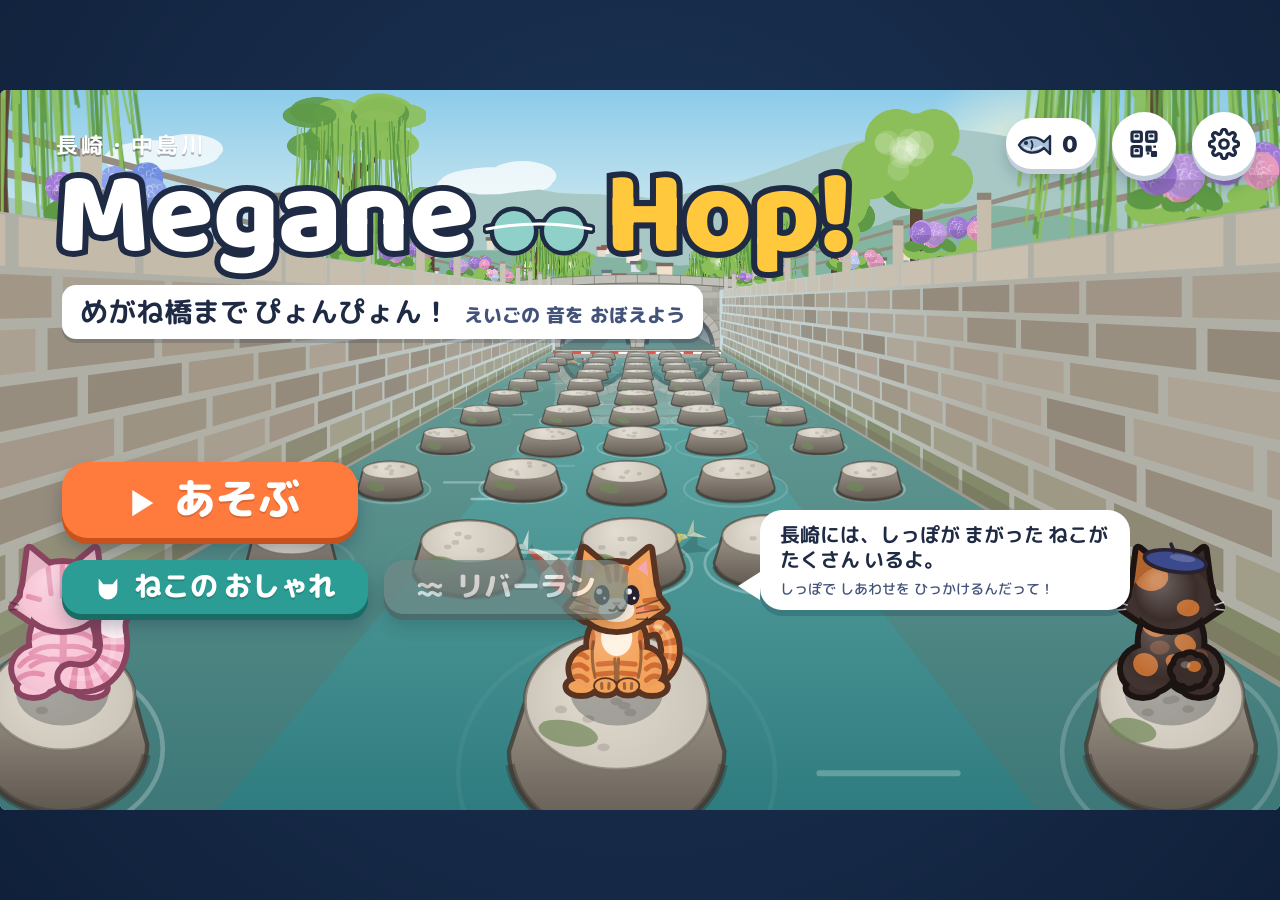
<file: index.html>
<!DOCTYPE html>
<meta charset="utf-8">
<meta name="viewport" content="width=device-width, initial-scale=1">
<title>Megane Hop</title>
<link rel="preconnect" href="https://fonts.googleapis.com">
<link rel="preconnect" href="https://fonts.gstatic.com" crossorigin>
<link href="https://fonts.googleapis.com/css2?family=Andika:wght@400;700&family=Baloo+2:wght@500;700;800&family=M+PLUS+Rounded+1c:wght@500;800&display=swap" rel="stylesheet">
<link rel="stylesheet" href="css/game.css">

<div id="app"><div id="stage">
  <canvas id="cv" aria-label="ゲームがめん：中島川の とびいし"></canvas>
  <div id="vig" aria-hidden="true"></div>

  <!-- TITLE -->
  <section id="title" class="screen">
    <div class="logo">
      <div class="kicker">長崎・中島川</div>
      <h1>Megane<svg viewBox="0 0 112 70" aria-hidden="true"><path d="M4 40 Q56 30 108 40" stroke="#1f2a44" stroke-width="10" fill="none" stroke-linecap="round"/><circle cx="31" cy="42" r="20" fill="#8fd0c8" stroke="#1f2a44" stroke-width="9"/><circle cx="81" cy="42" r="20" fill="#8fd0c8" stroke="#1f2a44" stroke-width="9"/><path d="M4 40 Q56 30 108 40" stroke="#fff" stroke-width="3" fill="none" stroke-linecap="round"/></svg><span class="hop">Hop!</span></h1>
      <div class="sub">めがね橋まで ぴょんぴょん！ <span class="jp">えいごの 音を おぼえよう</span></div>
    </div>
    <div class="menu">
      <button class="btn big" id="btnPlay"><svg viewBox="0 0 24 24"><path d="M7 4.5v15l12-7.5z" fill="currentColor"/></svg>あそぶ</button>
      <div class="row">
        <button class="btn teal" id="btnCats"><svg viewBox="0 0 24 24"><path d="M4 3l4 5h8l4-5v10a8 8 0 0 1-16 0z" fill="currentColor"/></svg>ねこの おしゃれ</button>
        <button class="btn teal" id="btnRun"><svg viewBox="0 0 24 24" fill="none" stroke="currentColor" stroke-width="3" stroke-linecap="round"><path d="M3 16c3-4 6 4 9 0s6 4 9 0M3 9c3-4 6 4 9 0s6 4 9 0"/></svg>リバーラン</button>
      </div>
    </div>
    <div class="bubble">長崎には、しっぽが まがった ねこが たくさん いるよ。<span class="jp">しっぽで しあわせを ひっかけるんだって！</span></div>
    <div class="fishchip wallet" id="titleFish"></div>
    <button class="icon-btn corner qrbtn" id="btnQr" aria-label="QRコード"></button>
    <button class="icon-btn corner" id="btnSettings1" aria-label="せってい"></button>
  </section>

  <!-- MAP -->
  <section id="map" class="screen" hidden>
    <div class="map-wrap"><svg id="mapSvg" viewBox="0 0 800 720" role="img" aria-label="レベルの マップ"></svg></div>
    <button class="icon-btn back" id="btnMapBack" aria-label="もどる"></button>
    <div class="map-title">中島川</div>
    <aside id="lvCard"></aside>
  </section>

  <!-- HUD -->
  <section id="hud" class="screen" hidden>
    <button class="icon-btn pause" id="btnPause" aria-label="ひとやすみ"></button>
    <div class="listen">
      <button class="listen-btn" id="btnListen" aria-label="もういちど きく"><span class="spk"></span>きく</button>
      <button class="slow-btn" id="btnSlow" aria-label="ゆっくり きく"></button>
    </div>
    <div id="chip">どのことば？</div>
    <div class="race" id="raceBox">
      <div class="track" id="track"><div class="lane"></div><svg class="goal" id="goalIcon" viewBox="0 0 44 36" aria-hidden="true"></svg></div>
      <div class="rowcount"><span>いし <b id="rowNum">0</b> / 10</span><span id="destName">Meganebashi</span></div>
    </div>
    <div class="runbox" id="runBox" hidden>
      <div><small>いし</small><span id="runNum">0</span></div>
      <div><small>ベスト</small><span id="runBest">0</span></div>
      <div class="lives" id="runLives" aria-label="ライフ"></div>
    </div>
    <div id="count"></div>
  </section>

  <!-- PAUSE -->
  <div class="modal" id="pause" hidden><div class="card">
    <h2>ひとやすみ</h2>
    <button class="btn" id="btnResume">つづける</button>
    <button class="btn teal" id="btnRestart">はじめから</button>
    <button class="btn ghost" id="btnToMap">マップへ</button>
    <button class="btn ghost" id="btnSettings2">せってい</button>
  </div></div>

  <!-- RESULTS -->
  <div class="modal" id="results" hidden><div class="card" id="resCard"></div></div>

  <!-- SETTINGS -->
  <div class="modal" id="settings" hidden><div class="card">
    <h2>せってい</h2>
    <button class="icon-btn close-x" id="btnSetClose" aria-label="とじる"></button>
    <div class="set-list">
      <div class="set-row"><span class="lbl">よみあげの はやさ</span><div class="seg" id="segSpeed"><button id="spdNormal">ふつう</button><button id="spdSlow">ゆっくり</button></div></div>
      <div class="set-row"><span class="lbl">がめんの きれいさ<small>「じどう」は おそい パソコンで かんたんに なるよ</small></span><div class="seg" id="segGfx"><button id="gfxAuto">じどう</button><button id="gfxHigh">きれい</button><button id="gfxFast">はやい</button></div></div>
      <div class="set-row"><span class="lbl">ほかの ねことレース<small>コンピューターの ねこが 2ひき いっしょに とぶよ</small></span><button class="switch" id="swRivals" aria-label="ほかの ねことレース"></button></div>
      <div class="set-row"><span class="lbl">こうかおん</span><button class="switch" id="swSfx" aria-label="こうかおん"></button></div>
      <div class="set-row"><span class="lbl">きろくを けす<small>この パソコンの ほしと ねこの おしゃれが きえるよ</small></span><button class="danger" id="btnReset">けす</button></div>
    </div>
  </div></div>

  <!-- QR CODE: share the game with students -->
  <div class="modal" id="qr" hidden><div class="card">
    <button class="icon-btn close-x" id="btnQrClose" aria-label="とじる"></button>
    <h2>QRコードで あそぼう！</h2>
    <div class="qr-sub">タブレットや パソコンで よみとってね</div>
    <div id="qrBox" aria-label="QRコード"></div>
    <div id="qrUrl"></div>
    <div id="qrNote" hidden>ネットに つないだ ページで ひらくと、QRコードが つかえるよ</div>
  </div></div>

  <!-- LESSON -->
  <section id="lesson" class="screen" hidden><div class="card" id="lsCard"></div></section>

  <!-- WARDROBE -->
  <div class="modal" id="cats" hidden><div class="card">
    <button class="icon-btn close-x" id="btnCatsClose" aria-label="とじる"></button>
    <div class="wr-left">
      <h2>ねこの おしゃれ</h2>
      <canvas id="wrPreview" width="600" height="660"></canvas>
      <button class="btn ghost" id="wrTurn" style="font-size:22px;padding:10px 22px 7px">ぐるっと まわす</button>
    </div>
    <div class="wr-right">
      <div class="wr-head"><div class="fishchip" id="wrFish"></div></div>
      <div class="tabs" id="wrTabs"></div>
      <div class="item-grid" id="wrGrid"></div>
      <div class="buybar" id="wrBuy"></div>
    </div>
  </div></div>

  <div id="toast" hidden></div>
</div></div>

<!-- Load modules in dependency order -->
<script src="js/qrcode.js"></script>
<script src="js/util.js"></script>
<script src="js/course.js"></script>
<script src="js/save.js"></script>
<script src="js/audio.js"></script>
<script src="js/cats.js"></script>
<script src="js/world.js"></script>
<script src="js/game.js"></script>
<script src="js/ui.js"></script>
<script src="js/main.js"></script>
</file>
<file: css/game.css>
:root{
  color-scheme: light;
  --ink:#1f2a44; --ink2:#43537a; --paper:#ffffff; --mist:#eef6f3;
  --accent:#ff7a3d; --accentD:#c7521c; --teal:#2c9d94; --tealD:#1b6b65;
  --sun:#ffc83d; --sunD:#c98f07; --good:#3fb068; --goodD:#257a45; --bad:#e5544a;
  --lb:#10203a; --line:#d5dee6;
  --ui:"Baloo 2","M PLUS Rounded 1c","Hiragino Maru Gothic ProN","Meiryo","Trebuchet MS",system-ui,sans-serif;
  --read:"Andika","Comic Sans MS","Trebuchet MS",sans-serif;
  --jp:"M PLUS Rounded 1c","Hiragino Maru Gothic ProN","Meiryo",sans-serif;
}
html,body{height:100%}
body{word-break:keep-all;overflow-wrap:break-word;margin:0;background:var(--lb);overflow:hidden;font-family:var(--ui);color:var(--ink);-webkit-tap-highlight-color:transparent;user-select:none;-webkit-user-select:none}
#app{position:fixed;inset:0;background:radial-gradient(circle at 50% 40%,#1d3658,var(--lb))}
#stage{position:absolute;left:0;top:0;width:1280px;height:720px;transform-origin:0 0;overflow:hidden;background:#8ccbea;border-radius:6px}
#cv{position:absolute;left:0;top:0;width:1280px;height:720px;display:block;touch-action:manipulation}
.screen{position:absolute;inset:0}
.jp{font-family:var(--jp);font-weight:800}
button{font-family:var(--ui);cursor:pointer}
button:focus-visible{outline:4px solid var(--sun);outline-offset:3px}

/* chunky buttons */
.btn{white-space:nowrap;font-weight:800;font-size:28px;line-height:1;color:#fff;background:var(--accent);border:0;border-radius:20px;padding:15px 32px 11px;
  box-shadow:0 6px 0 var(--accentD),0 12px 18px rgba(16,32,58,.28);transition:transform .08s,box-shadow .08s;text-shadow:0 2px 0 rgba(0,0,0,.14);display:inline-flex;align-items:center;gap:12px;justify-content:center}
.btn:active{transform:translateY(5px);box-shadow:0 1px 0 var(--accentD),0 4px 8px rgba(16,32,58,.25)}
.btn.teal{background:var(--teal);box-shadow:0 6px 0 var(--tealD),0 12px 18px rgba(16,32,58,.28)}
.btn.teal:active{box-shadow:0 1px 0 var(--tealD)}
.btn.ghost{background:#fff;color:var(--ink);text-shadow:none;box-shadow:0 6px 0 #c3ceda,0 12px 18px rgba(16,32,58,.18)}
.btn.ghost:active{box-shadow:0 1px 0 #c3ceda}
.btn.big{font-size:42px;padding:20px 58px 14px;border-radius:26px}
.btn[disabled]{filter:grayscale(1);opacity:.55;pointer-events:none}
.btn svg{width:1em;height:1em;flex:none}
.icon-btn{width:64px;height:64px;border-radius:50%;border:0;background:#fff;color:var(--ink);display:grid;place-items:center;
  box-shadow:0 5px 0 #c3ceda,0 10px 16px rgba(16,32,58,.25);transition:transform .08s,box-shadow .08s}
.icon-btn:active{transform:translateY(4px);box-shadow:0 1px 0 #c3ceda}
.icon-btn svg{width:32px;height:32px}

/* ---------- title ---------- */
#title .logo{position:absolute;left:56px;top:38px}
#title .kicker{font-weight:700;font-size:22px;color:#fff;letter-spacing:.14em;text-transform:uppercase;text-shadow:0 2px 0 rgba(16,32,58,.35);display:flex;gap:10px;align-items:center}
#title .kicker .jp{letter-spacing:0;font-size:20px}
#title h1{margin:0;font-weight:800;font-size:118px;line-height:.9;color:#fff;-webkit-text-stroke:12px var(--ink);paint-order:stroke fill;letter-spacing:-.01em;display:flex;align-items:flex-end;gap:6px}
#title h1 .hop{color:var(--sun)}
#title h1 svg{width:112px;height:70px;margin:0 4px 12px}
#title .sub{margin:14px 0 0 6px;font-size:28px;font-weight:700;color:var(--ink);background:#fff;display:inline-block;padding:6px 18px 2px;border-radius:14px;box-shadow:0 4px 0 rgba(16,32,58,.18)}
#title .sub .jp{font-size:19px;color:var(--ink2);margin-left:8px}
#title .menu{position:absolute;left:62px;top:372px;display:flex;flex-direction:column;gap:22px;align-items:flex-start}
#title .menu .row{display:flex;gap:16px}
#title .bubble{position:absolute;left:760px;top:420px;width:330px;background:#fff;border-radius:22px;padding:14px 20px 12px;font-size:20px;font-weight:600;line-height:1.25;box-shadow:0 6px 0 rgba(16,32,58,.18)}
#title .bubble::before{content:"";position:absolute;left:-22px;top:62px;border:14px solid transparent;border-right:22px solid #fff;border-left:0}
#title .bubble .jp{display:block;font-size:14px;color:var(--ink2);margin-top:6px;font-weight:500}
#title .corner{position:absolute;right:24px;top:22px}

/* ---------- map ---------- */
#map{background:#d9ecdf}
#map .map-wrap{position:absolute;left:0;top:0;width:800px;height:720px}
#mapSvg{width:800px;height:720px;display:block}
#map .back{position:absolute;left:22px;top:20px}
#map .map-title{position:absolute;left:104px;top:26px;font-weight:800;font-size:34px;color:var(--ink);background:#fff;padding:4px 18px 0;border-radius:16px;box-shadow:0 4px 0 rgba(16,32,58,.15)}
#map .map-title .jp{font-size:18px;color:var(--ink2);margin-left:8px}
.node{cursor:pointer}
.node:focus{outline:none}
.node:focus-visible .nd{stroke:var(--sun);stroke-width:8}
#lvCard{position:absolute;right:26px;top:26px;bottom:26px;width:420px;background:#fff;border-radius:30px;border:4px solid var(--ink);box-shadow:0 10px 0 rgba(16,32,58,.22);padding:26px 28px;box-sizing:border-box;display:flex;flex-direction:column;gap:12px}
#lvCard .lv-num{align-self:flex-start;font-weight:800;font-size:18px;color:#fff;background:var(--ink);border-radius:999px;padding:4px 14px 1px;letter-spacing:.08em;text-transform:uppercase}
#lvCard h2{margin:2px 0 0;font-size:36px;line-height:1.2;font-weight:800;text-wrap:balance}
#lvCard .jp{font-size:20px;color:var(--ink2)}
#lvCard .how{font-size:22px;line-height:1.25;margin:4px 0 0;font-weight:600}
#lvCard .samples{display:flex;flex-wrap:wrap;gap:8px}
#lvCard .samples span{font-family:var(--read);font-weight:700;font-size:26px;background:var(--mist);border:2px solid var(--line);border-radius:12px;padding:0 12px 2px;line-height:1.4}
#lvCard .lv-stars{display:flex;gap:6px;align-items:center;margin-top:auto}
#lvCard .lv-stars svg{width:44px;height:44px}
#lvCard .lv-best{font-weight:700;font-size:20px;color:var(--ink2);margin-left:10px}
#lvCard .lock-msg{font-size:22px;font-weight:700;color:var(--ink2);background:var(--mist);border-radius:16px;padding:12px 16px 8px;margin-top:auto}
#lvCard .btn.big{width:100%;font-size:36px;white-space:nowrap}

/* ---------- HUD ---------- */
#hud{pointer-events:none}
#hud > *{pointer-events:auto}
#hud .pause{position:absolute;left:22px;top:20px}
#hud .listen{position:absolute;left:50%;top:16px;transform:translateX(-50%);display:flex;gap:12px;align-items:center}
.listen-btn{display:flex;align-items:center;gap:12px;border:0;background:#fff;border-radius:999px;padding:8px 28px 6px 8px;font-weight:800;font-size:32px;color:var(--ink);box-shadow:0 6px 0 #c3ceda,0 12px 18px rgba(16,32,58,.25);transition:transform .08s,box-shadow .08s}
.listen-btn:active,.slow-btn:active{transform:translateY(5px);box-shadow:0 1px 0 #c3ceda}
.listen-btn .spk{width:62px;height:62px;border-radius:50%;background:var(--accent);display:grid;place-items:center;position:relative}
.listen-btn .spk svg{width:36px;height:36px;color:#fff}
.listen-btn .spk::after{content:"";position:absolute;inset:-4px;border-radius:50%;border:4px solid var(--accent);opacity:0}
.listen-btn.speaking .spk::after{animation:ring 0.9s ease-out infinite}
@keyframes ring{from{transform:scale(1);opacity:.8}to{transform:scale(1.55);opacity:0}}
.slow-btn{width:66px;height:66px;border-radius:50%;border:0;background:#fff;display:grid;place-items:center;box-shadow:0 6px 0 #c3ceda,0 12px 18px rgba(16,32,58,.25);transition:transform .08s,box-shadow .08s}
.slow-btn svg{width:42px;height:42px}
#chip{position:absolute;left:50%;top:106px;transform:translateX(-50%);background:var(--ink);color:#fff;border-radius:999px;padding:5px 20px 2px;font-weight:700;font-size:23px;white-space:nowrap;box-shadow:0 4px 0 rgba(0,0,0,.18)}
#chip .jp{font-size:16px;margin-left:8px;opacity:.85;font-weight:500}
#hud .race{position:absolute;right:22px;top:20px;width:356px;background:#fff;border-radius:22px;padding:10px 16px 8px;box-shadow:0 6px 0 #c3ceda,0 12px 18px rgba(16,32,58,.22);box-sizing:border-box}
#hud .track{position:relative;height:46px}
#hud .track .lane{position:absolute;left:4px;right:40px;top:19px;height:8px;border-radius:8px;background:repeating-linear-gradient(90deg,#8fd0c8 0 10px,#6cbab2 10px 20px)}
#hud .track .goal{position:absolute;right:0;top:4px;width:44px;height:36px}
#hud .track img{position:absolute;top:0;width:44px;height:44px;margin-left:-22px;transition:left .15s linear;filter:drop-shadow(0 2px 0 rgba(16,32,58,.3))}
#hud .track img.me{top:-2px;width:48px;height:48px;margin-left:-24px;z-index:2}
#hud .rowcount{display:flex;justify-content:space-between;font-weight:700;font-size:18px;color:var(--ink2);margin-top:2px}
#hud .rowcount b{color:var(--ink)}
#count{position:absolute;left:0;right:0;top:250px;text-align:center;font-weight:800;font-size:170px;color:#fff;-webkit-text-stroke:14px var(--ink);paint-order:stroke fill;pointer-events:none}
#count.pop{animation:pop .55s ease-out}
@keyframes pop{0%{transform:scale(.3);opacity:0}40%{transform:scale(1.12);opacity:1}100%{transform:scale(1);opacity:1}}

/* ---------- modals ---------- */
.modal{position:absolute;inset:0;background:rgba(16,32,58,.5);display:grid;place-items:center;z-index:20}
.modal[hidden]{display:none}
.screen[hidden]{display:none}
.card{background:#fff;border-radius:32px;border:4px solid var(--ink);box-shadow:0 12px 0 rgba(16,32,58,.3);padding:28px 34px;box-sizing:border-box;position:relative}
.card h2{margin:0;font-size:46px;line-height:1;font-weight:800;text-align:center;text-wrap:balance}
.card h2 + .jp{text-align:center;font-size:18px;color:var(--ink2);margin-top:4px}
.card .btns{display:flex;gap:16px;justify-content:center;margin-top:22px}
#pause .card{width:480px;display:flex;flex-direction:column;gap:18px;align-items:stretch}
#pause .card .btn{width:100%}

#results .card{width:700px;text-align:center}
#results .res-top{display:flex;align-items:center;justify-content:center;gap:24px;margin-top:14px}
.medal{width:118px;height:118px;border-radius:50%;display:grid;place-items:center;font-weight:800;font-size:44px;color:#fff;-webkit-text-stroke:6px rgba(0,0,0,.25);paint-order:stroke fill;box-shadow:inset 0 -8px 0 rgba(0,0,0,.18),0 6px 0 rgba(16,32,58,.25)}
.medal.p1{background:radial-gradient(circle at 35% 30%,#ffe58a,#f2b705)}
.medal.p2{background:radial-gradient(circle at 35% 30%,#f2f4f7,#a9b3bf)}
.medal.p3{background:radial-gradient(circle at 35% 30%,#f5c49a,#c7793a)}
.medal.p0{background:radial-gradient(circle at 35% 30%,#9fe0d8,#2c9d94);font-size:30px}
.stars{display:flex;gap:8px}
.stars svg{width:84px;height:84px;transform:scale(.6);opacity:.35;transition:transform .35s cubic-bezier(.3,1.8,.5,1),opacity .2s}
.stars svg.on{transform:scale(1);opacity:1}
#results .stats{font-size:24px;font-weight:700;margin-top:10px;color:var(--ink2)}
#results .stats b{color:var(--ink)}
#results .practice{margin-top:12px;background:var(--mist);border-radius:20px;padding:12px 16px}
#results .practice h3{margin:0 0 8px;font-size:20px;font-weight:700;color:var(--ink2)}
#results .practice .words{display:flex;flex-wrap:wrap;gap:10px;justify-content:center}
.wchip{display:inline-flex;align-items:center;gap:8px;font-family:var(--read);font-weight:700;font-size:28px;background:#fff;border:3px solid var(--ink);border-radius:14px;padding:2px 14px 4px 8px;color:var(--ink);box-shadow:0 4px 0 rgba(16,32,58,.18)}
.wchip svg{width:26px;height:26px;color:var(--accent)}
.wchip:active{transform:translateY(3px);box-shadow:none}

#settings .card{width:640px}
.set-list{display:flex;flex-direction:column;gap:14px;margin-top:20px}
.set-row{display:flex;align-items:center;justify-content:space-between;gap:16px;background:var(--mist);border-radius:18px;padding:12px 18px}
.set-row label,.set-row .lbl{font-size:24px;font-weight:700;min-width:0}
.set-row .lbl small{display:block;font-size:15px;font-weight:500;color:var(--ink2);line-height:1.2}
.set-row select{font:600 18px var(--ui);padding:6px 10px;border-radius:10px;border:2px solid var(--ink);max-width:300px;background:#fff;color:var(--ink)}
.seg{flex:none;display:flex;background:#fff;border:3px solid var(--ink);border-radius:14px;overflow:hidden}
.seg button{white-space:nowrap;border:0;background:#fff;font-weight:800;font-size:19px;padding:6px 16px 3px;color:var(--ink)}
.seg button[aria-pressed="true"]{background:var(--ink);color:#fff}
.switch{width:78px;height:42px;border-radius:999px;border:3px solid var(--ink);background:#cfd8e1;position:relative;padding:0}
.switch::after{content:"";position:absolute;top:3px;left:3px;width:30px;height:30px;border-radius:50%;background:#fff;box-shadow:0 2px 0 rgba(0,0,0,.2);transition:left .15s}
.switch[aria-pressed="true"]{background:var(--good)}
.switch[aria-pressed="true"]::after{left:39px}
.danger{font-weight:800;font-size:19px;border:3px solid var(--bad);color:var(--bad);background:#fff;border-radius:14px;padding:6px 16px 3px}
.danger.armed{background:var(--bad);color:#fff}
.note{font-size:16px;color:var(--bad);font-weight:600}

.close-x{position:absolute;right:18px;top:18px;width:52px;height:52px}

/* ---------- fish wallet ---------- */
.fishchip{display:inline-flex;align-items:center;gap:8px;background:#fff;border-radius:999px;padding:6px 18px 3px 10px;font-weight:800;font-size:26px;color:var(--ink);box-shadow:0 5px 0 #c3ceda,0 10px 16px rgba(16,32,58,.2)}
.fishchip svg{width:38px;height:26px}
#title .qrbtn{right:104px}
#title .wallet{position:absolute;right:184px;top:28px}
#qr .card{width:520px;text-align:center}
#qr h2{margin:0;font-size:34px}
.qr-sub{font-weight:700;font-size:19px;color:var(--ink2);margin-top:6px}
#qrBox{width:340px;height:340px;margin:16px auto 8px;background:#fff;border:4px solid var(--ink);border-radius:20px;padding:10px;box-sizing:border-box}
#qrBox svg{width:100%;height:100%;display:block}
#qrUrl{font-weight:700;font-size:18px;color:var(--ink);word-break:break-all;user-select:text;-webkit-user-select:text}
#qrNote{font-weight:600;font-size:16px;color:var(--ink2);margin-top:8px}
#title .menu .btn.locked{filter:grayscale(.8);opacity:.7}

/* ---------- wardrobe ---------- */
#cats .card{width:1160px;height:660px;padding:22px 26px;display:grid;grid-template-columns:350px 1fr;gap:22px}
#cats .wr-left{display:flex;flex-direction:column;align-items:center;gap:10px;background:var(--mist);border-radius:24px;padding:14px}
#cats .wr-left h2{font-size:38px}
#wrPreview{width:300px;height:330px}
#cats .wr-right{display:flex;flex-direction:column;min-height:0}
#cats .wr-head{display:flex;align-items:center;gap:14px;padding-right:66px}
#cats .wr-head .fishchip{margin-left:auto;box-shadow:0 4px 0 #c3ceda}
.tabs{display:flex;gap:8px;flex-wrap:wrap;margin-top:12px}
.tabs button{border:3px solid var(--ink);background:#fff;border-radius:14px;font-weight:800;font-size:20px;padding:6px 14px 3px;color:var(--ink)}
.tabs button[aria-pressed="true"]{background:var(--ink);color:#fff}
.item-grid{display:grid;grid-template-columns:repeat(4,1fr);gap:12px;margin-top:14px;overflow-y:auto;padding:4px 6px 8px 2px;flex:1;min-height:0;align-content:start}
.item{border:4px solid var(--line);background:var(--mist);border-radius:20px;padding:6px 4px 8px;display:flex;flex-direction:column;align-items:center;gap:2px;color:var(--ink);position:relative}
.item canvas{width:130px;height:120px}
.item .nm{font-weight:800;font-size:19px;line-height:1.05;text-align:center}
.item .price{display:inline-flex;align-items:center;gap:4px;font-weight:800;font-size:18px;color:var(--ink2)}
.item .price svg{width:26px;height:18px}
.item .tag{font-weight:800;font-size:15px;color:#fff;background:var(--good);border-radius:999px;padding:2px 10px 0}
.item.sel{border-color:var(--accent);background:#fff3ea}
.item.focus{border-color:var(--teal);background:#e6f7f5}
.item.locked canvas{filter:saturate(.55);opacity:.8}
.buybar{display:flex;align-items:center;gap:14px;background:var(--mist);border-radius:18px;padding:10px 14px;margin-top:10px;min-height:62px;box-sizing:border-box}
.buybar .msg{font-weight:700;font-size:21px;flex:1;line-height:1.15}
.buybar .msg small{display:block;font-size:15px;color:var(--ink2);font-weight:600}
.buybar .btn{font-size:22px;padding:11px 22px 8px}

/* ---------- lesson ---------- */
#lesson{background:rgba(16,32,58,.45);display:grid;place-items:center}
#lesson[hidden]{display:none}
#lesson .card{width:1120px;height:640px;display:flex;flex-direction:column;padding:24px 34px}
.ls-top{display:flex;align-items:center;gap:14px}
.ls-top .lv-num{font-weight:800;font-size:17px;color:#fff;background:var(--ink);border-radius:999px;padding:4px 14px 1px;letter-spacing:.08em;text-transform:uppercase}
.ls-top .phase{font-weight:800;font-size:24px;color:var(--ink2)}
.ls-top .dots{display:flex;gap:8px;margin-left:auto;margin-right:70px}
.ls-top .dots i{width:16px;height:16px;border-radius:50%;background:#dfe5ec;border:3px solid var(--ink);display:block}
.ls-top .dots i.on{background:var(--sun)}
.ls-top .dots i.done{background:var(--good)}
.ls-body{flex:1;display:flex;flex-direction:column;justify-content:center;align-items:center;gap:16px;min-height:0}
.ls-tip{font-size:30px;font-weight:800;text-align:center;line-height:1.15}
.ls-tip .jp{display:block;font-size:19px;color:var(--ink2);font-weight:500;margin-top:4px}
.ls-rows{display:flex;flex-direction:column;gap:14px;align-items:stretch}
.ls-row{display:flex;align-items:center;gap:18px}
.gtile{min-width:120px;height:120px;border-radius:26px;background:#fff;border:5px solid var(--ink);display:flex;align-items:center;justify-content:center;font-family:var(--read);font-weight:700;font-size:78px;color:var(--accentD);box-shadow:0 7px 0 rgba(16,32,58,.18);padding:0 16px;box-sizing:border-box;line-height:1}
.ls-rows.many .gtile{min-width:92px;height:84px;font-size:52px;border-radius:20px}
.gtile{white-space:nowrap}
.gtile.pair{font-size:44px}
.ls-rows.many .gtile.pair{font-size:36px;min-width:150px}
.ls-words{display:flex;gap:12px;flex-wrap:wrap}
.wbtn{display:inline-flex;align-items:center;gap:8px;font-family:var(--read);font-weight:700;font-size:38px;background:#fff;border:3px solid var(--ink);border-radius:18px;padding:4px 18px 8px 10px;color:var(--ink);box-shadow:0 5px 0 rgba(16,32,58,.18)}
.ls-rows.many .wbtn{font-size:30px}
.wbtn svg{width:28px;height:28px;color:var(--accent)}
.wbtn b{color:var(--accent)}
.wbtn .arr{color:var(--ink2);font-weight:400;margin:0 2px}
.wbtn:active{transform:translateY(3px);box-shadow:none}
.ls-foot{display:flex;align-items:center;gap:14px;justify-content:space-between;margin-top:10px}
.ls-foot .skip{font-weight:700;font-size:18px;color:var(--ink2);background:none;border:0;text-decoration:underline;padding:8px}
#lsCat{width:150px;height:160px}
.pr-say{display:flex;align-items:center;gap:16px}
.pr-opts{display:flex;gap:22px;justify-content:center;flex-wrap:wrap}
.optbtn{min-width:190px;height:150px;border-radius:30px;background:#fff;border:5px solid var(--ink);font-family:var(--read);font-weight:700;font-size:66px;color:var(--ink);box-shadow:0 8px 0 rgba(16,32,58,.2);padding:0 24px;transition:transform .08s}
.optbtn:active{transform:translateY(5px);box-shadow:0 2px 0 rgba(16,32,58,.2)}
.optbtn.good{background:#dff6e7;border-color:var(--good)}
.optbtn.bad{background:#fde3e1;border-color:var(--bad);animation:shake .4s}
.optbtn.hint{border-color:#f2a900;box-shadow:0 0 0 6px rgba(255,200,61,.6),0 8px 0 rgba(16,32,58,.2)}
@keyframes shake{0%,100%{transform:translateX(0)}20%{transform:translateX(-10px)}40%{transform:translateX(10px)}60%{transform:translateX(-6px)}80%{transform:translateX(6px)}}
.pr-fb{font-weight:800;font-size:30px;min-height:40px;text-align:center}

/* ---------- run HUD ---------- */
#hud .runbox{position:absolute;right:22px;top:20px;background:#fff;border-radius:22px;padding:10px 18px 6px;box-shadow:0 6px 0 #c3ceda,0 12px 18px rgba(16,32,58,.22);display:flex;gap:18px;align-items:center;font-weight:800;font-size:24px}
#hud .runbox .lives{display:flex;gap:4px}
#hud .runbox .lives svg{width:30px;height:30px}
#hud .runbox small{display:block;font-size:14px;color:var(--ink2);font-weight:700;line-height:1}
#results .earn{display:inline-flex;align-items:center;gap:8px;font-weight:800;font-size:26px;background:#fff7de;border:3px solid var(--sun);border-radius:999px;padding:4px 18px 1px;margin-top:10px}
#results .earn svg{width:36px;height:24px}
#results .earn-why{font-size:15px;color:var(--ink2);font-weight:700;margin-top:4px}
#hud [hidden]{display:none!important}
#lvCard .dest{font-weight:700;font-size:19px;color:var(--ink2);display:flex;align-items:center;gap:8px}
#lvCard .dest b{color:var(--ink)}
#lvCard .row2{display:flex;gap:10px}
#lvCard .row2 .btn{flex:1;font-size:22px;padding:12px 10px 9px}
#lvCard .crown{font-weight:800;font-size:18px;color:var(--sunD)}

#toast{position:absolute;left:50%;top:150px;transform:translateX(-50%);background:var(--ink);color:#fff;border-radius:22px;padding:12px 26px 8px;font-weight:800;font-size:26px;z-index:30;box-shadow:0 6px 0 rgba(0,0,0,.2);text-align:center;max-width:760px}
#toast .jp{display:block;font-size:16px;font-weight:500;opacity:.85}
#toast.show{animation:toastIn .4s cubic-bezier(.3,1.6,.5,1)}
@keyframes toastIn{from{transform:translate(-50%,-30px);opacity:0}to{transform:translate(-50%,0);opacity:1}}
@media (prefers-reduced-motion: reduce){ *{animation-duration:.01ms!important;transition-duration:.01ms!important} }
/* level card: level number + chapter */
#lvCard .lv-head{display:flex;align-items:center;gap:10px;flex-wrap:wrap}
#lvCard .lv-head .lv-num{align-self:auto}
#lvCard .lv-ch{font-weight:700;font-size:17px;color:var(--ink2);display:inline-flex;align-items:center;gap:6px}
#lvCard .lv-ch::before{content:"";width:12px;height:12px;border-radius:50%;background:var(--chc);border:2px solid var(--ink)}
/* lesson letter tiles are buttons that play the sound */
button.gtile{cursor:pointer;font-family:var(--read);transition:transform .08s,box-shadow .08s}
button.gtile:active{transform:translateY(5px);box-shadow:0 2px 0 rgba(16,32,58,.18)}
/* sunset / night edge shading over the canvas (colours set per theme in world.js) */
#vig{position:absolute;left:0;top:0;width:1280px;height:720px;pointer-events:none}
/* give the canvas and the race HUD their own compositor layers so the HUD's shadows
   aren't re-blended into every canvas frame */
#cv,#hud > *{will-change:transform}
</file>
